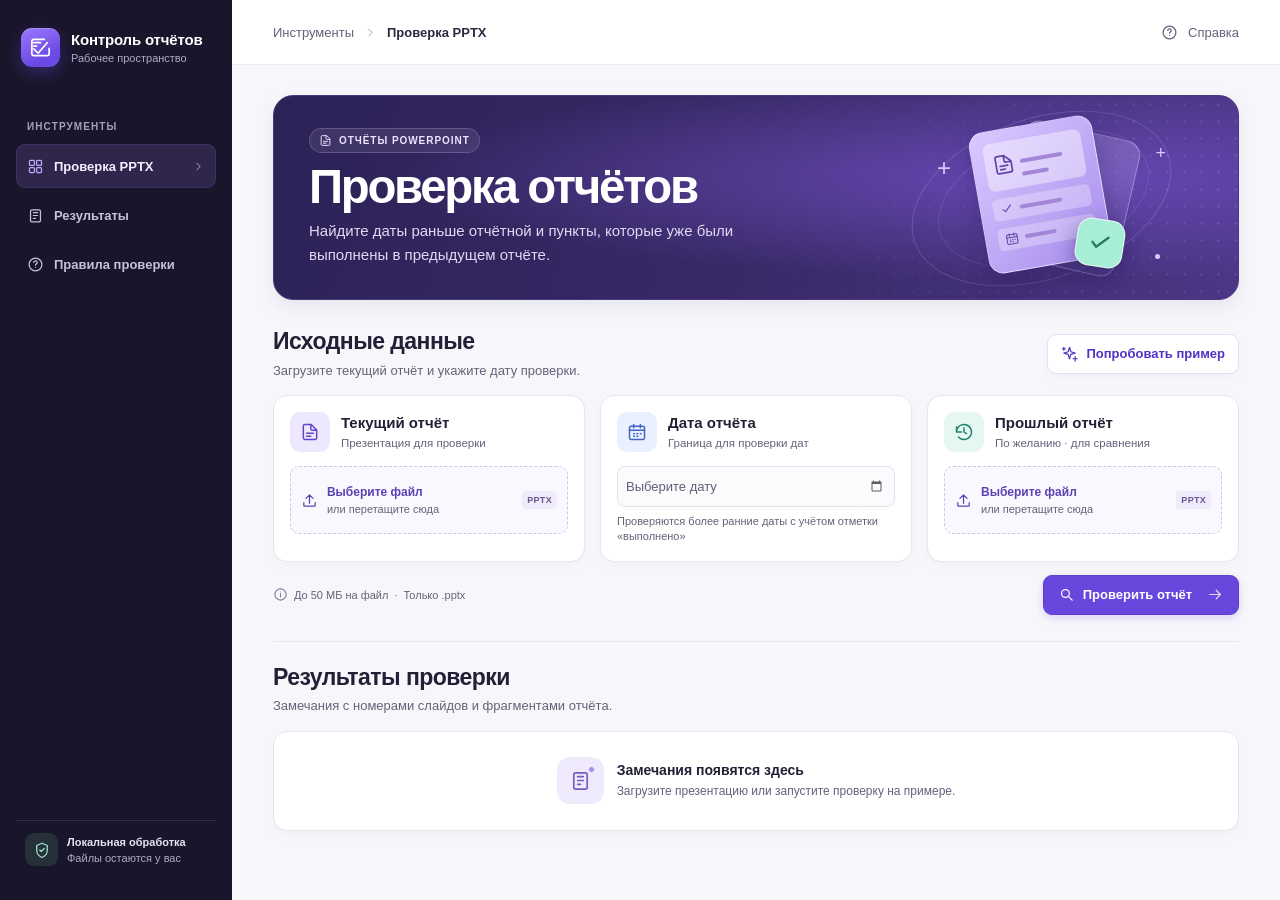
<file: src/index.html>
<!doctype html>
<html lang="ru">
<head>
  <meta charset="utf-8">
  <meta name="viewport" content="width=device-width, initial-scale=1">
  <meta name="theme-color" content="#17142a">
  <meta name="description" content="Проверка контрольных сроков, дат и выполненных пунктов в отчётах PowerPoint.">
  <title>Контроль отчётов — проверка PPTX</title>
  <link rel="icon" href="favicon.svg" type="image/svg+xml">
  <link rel="stylesheet" href="styles.css">
  <script src="pptx.js" defer></script>
  <script src="review.js" defer></script>
  <script src="demo.js" defer></script>
  <script src="app.js" defer></script>
</head>
<body>
  <svg class="sprite" xmlns="http://www.w3.org/2000/svg" aria-hidden="true">
    <symbol id="logo" viewBox="0 0 24 24"><path d="M5 13.5 9.5 18 19 7M5 7h7M5 10.5h3"/><path d="M16 3.5H5a2 2 0 0 0-2 2v13a2 2 0 0 0 2 2h14a2 2 0 0 0 2-2V13"/></symbol>
    <symbol id="dashboard" viewBox="0 0 24 24"><rect x="3.5" y="3.5" width="7" height="7" rx="1.4"/><rect x="13.5" y="3.5" width="7" height="7" rx="1.4"/><rect x="3.5" y="13.5" width="7" height="7" rx="1.4"/><rect x="13.5" y="13.5" width="7" height="7" rx="1.4"/></symbol>
    <symbol id="results-icon" viewBox="0 0 24 24"><rect x="5" y="4" width="14" height="17" rx="2"/><path d="M9 8h6M9 12h6M9 16h3"/></symbol>
    <symbol id="help" viewBox="0 0 24 24"><circle cx="12" cy="12" r="9"/><path d="M9.6 9a2.4 2.4 0 0 1 4.8.4c0 1.7-2.4 1.9-2.4 3.6m0 3h.01"/></symbol>
    <symbol id="shield" viewBox="0 0 24 24"><path d="M12 22s7-3 7-9.5V6l-7-3-7 3v6.5C5 19 12 22 12 22Z"/><path d="m9 12 2 2 4-4"/></symbol>
    <symbol id="chevron" viewBox="0 0 24 24"><path d="m9 6 6 6-6 6"/></symbol>
    <symbol id="chevron-down" viewBox="0 0 24 24"><path d="m6 9 6 6 6-6"/></symbol>
    <symbol id="file" viewBox="0 0 24 24"><path d="M13.5 3H6a2 2 0 0 0-2 2v14a2 2 0 0 0 2 2h12a2 2 0 0 0 2-2V9.5ZM13 3v5a2 2 0 0 0 2 2h5M8 13.5h8M8 17h5"/></symbol>
    <symbol id="history" viewBox="0 0 24 24"><path d="M3 12a9 9 0 1 1 2.3 6M3 6v6h6m3-5v5l3 2"/></symbol>
    <symbol id="calendar" viewBox="0 0 24 24"><rect x="3" y="5" width="18" height="16" rx="2"/><path d="M16 3v4M8 3v4M3 10h18m-13 4h1m3 0h1m3 0h1m-9 3h1m3 0h1"/></symbol>
    <symbol id="upload" viewBox="0 0 24 24"><path d="M12 16V4M7 9l5-5 5 5M4 15v4a1 1 0 0 0 1 1h14a1 1 0 0 0 1-1v-4"/></symbol>
    <symbol id="spark" viewBox="0 0 24 24"><path d="m12 2 1.9 6.1L20 10l-6.1 1.9L12 18l-1.9-6.1L4 10l6.1-1.9L12 2ZM20 15v6m-3-3h6M4 2v4M2 4h4"/></symbol>
    <symbol id="arrow" viewBox="0 0 24 24"><path d="M4 12h15m-6-6 6 6-6 6"/></symbol>
    <symbol id="check" viewBox="0 0 24 24"><path d="m5 12 4 4L19 6"/></symbol>
    <symbol id="close" viewBox="0 0 24 24"><path d="m6 6 12 12M6 18 18 6"/></symbol>
    <symbol id="search" viewBox="0 0 24 24"><circle cx="10.5" cy="10.5" r="5.5"/><path d="m15 15 5 5"/></symbol>
    <symbol id="download" viewBox="0 0 24 24"><path d="M12 3v12m-5-5 5 5 5-5M4 16v4h16v-4"/></symbol>
    <symbol id="warning" viewBox="0 0 24 24"><path d="M10.3 4.5a2 2 0 0 1 3.4 0l7.1 12.2a2 2 0 0 1-1.7 3H4.9a2 2 0 0 1-1.7-3ZM12 9v4m0 3.5h.01"/></symbol>
    <symbol id="repeat" viewBox="0 0 24 24"><path d="M19 10V7a2 2 0 0 0-2-2H5m3-3L5 5l3 3m-3 6v3a2 2 0 0 0 2 2h12m-3-3 3 3-3 3"/></symbol>
    <symbol id="slides" viewBox="0 0 24 24"><rect x="6.5" y="6.5" width="14" height="14" rx="2"/><path d="M16 3.5H5.5a2 2 0 0 0-2 2V16M10 11h7m-7 4h5"/></symbol>
    <symbol id="external" viewBox="0 0 24 24"><path d="M6 18 18 6M8 6h10v10"/></symbol>
    <symbol id="info" viewBox="0 0 24 24"><circle cx="12" cy="12" r="9"/><path d="M12 11v5m0-8h.01"/></symbol>
  </svg>
  <a class="skip" href="#main">К основному содержанию</a>
  <div class="shell">
    <aside class="sidebar" aria-label="Меню">
      <a class="brand" href="#check" aria-label="Контроль отчётов">
        <span class="brand-mark"><svg class="icon"><use href="#logo"/></svg></span>
        <span><strong>Контроль отчётов</strong><small>Рабочее пространство</small></span>
      </a>
      <div class="nav-group">
        <p>ИНСТРУМЕНТЫ</p>
        <nav aria-label="Разделы">
          <a class="nav-link" href="#check" aria-label="Проверка PPTX" aria-current="location"><svg class="icon"><use href="#dashboard"/></svg><span>Проверка PPTX</span><svg class="icon nav-arrow"><use href="#chevron"/></svg></a>
          <a class="nav-link" href="#results" aria-label="Результаты"><svg class="icon"><use href="#results-icon"/></svg><span>Результаты</span><svg class="icon nav-arrow"><use href="#chevron"/></svg></a>
          <button class="nav-link" type="button" data-help aria-label="Правила проверки"><svg class="icon"><use href="#help"/></svg><span>Правила проверки</span></button>
        </nav>
      </div>
      <div class="sidebar-footer">
        <span class="sidebar-shield"><svg class="icon"><use href="#shield"/></svg></span>
        <span><strong>Локальная обработка</strong><small>Файлы остаются у вас</small></span>
      </div>
    </aside>

    <div class="workspace">
      <header class="topbar">
        <div class="breadcrumb"><span>Инструменты</span><svg class="icon"><use href="#chevron"/></svg><strong>Проверка PPTX</strong></div>
        <button class="top-help" type="button" data-help><svg class="icon"><use href="#help"/></svg><span>Справка</span></button>
      </header>
      <main id="main" class="main-content">
        <section id="check" class="hero" aria-labelledby="page-title">
          <div class="hero-copy">
            <span class="hero-label"><svg class="icon"><use href="#file"/></svg> ОТЧЁТЫ POWERPOINT</span>
            <h1 id="page-title">Проверка отчётов</h1>
            <p>Найдите даты раньше отчётной и пункты, которые уже были выполнены в предыдущем отчёте.</p>
          </div>
          <div class="hero-art" aria-hidden="true">
            <div class="orbit orbit-outer"></div><div class="orbit orbit-inner"></div>
            <span class="art-cross art-cross-one">+</span><span class="art-cross art-cross-two">+</span><span class="art-dot"></span>
            <div class="art-back"></div>
            <div class="art-page">
              <span class="art-header"><svg class="icon"><use href="#file"/></svg><i></i><i></i></span>
              <span class="art-line"><svg class="icon"><use href="#check"/></svg><i></i></span>
              <span class="art-line"><svg class="icon"><use href="#calendar"/></svg><i></i></span>
            </div>
            <div class="art-badge"><svg class="icon"><use href="#check"/></svg></div>
          </div>
        </section>

        <section class="input-section" aria-labelledby="inputs-title">
          <div class="section-heading">
            <div><h2 id="inputs-title">Исходные данные</h2><p>Загрузите текущий отчёт и укажите дату проверки.</p></div>
            <button id="demo" class="button button-quiet" type="button"><svg class="icon"><use href="#spark"/></svg> Попробовать пример</button>
          </div>
          <form id="review-form">
            <div class="inputs-grid">
              <div class="input-card" id="current-card">
                <div class="card-heading">
                  <span class="tile tile-purple"><svg class="icon"><use href="#file"/></svg></span>
                  <div><h3 id="current-title">Текущий отчёт</h3><p>Презентация для проверки</p></div>
                </div>
                <input class="file-input" type="file" id="current-file" accept=".pptx,application/vnd.openxmlformats-officedocument.presentationml.presentation" aria-labelledby="current-title">
                <button type="button" class="dropzone" id="current-drop" aria-label="Выбрать текущий отчёт">
                  <svg class="icon drop-icon"><use href="#upload"/></svg>
                  <span><strong>Выберите файл</strong><small>или перетащите сюда</small></span>
                  <span class="format">PPTX</span>
                </button>
                <div class="file-chip" id="current-chip" hidden>
                  <svg class="icon"><use href="#file"/></svg><span><strong id="current-name"></strong><small id="current-meta"></small></span>
                  <button class="icon-button" type="button" id="current-remove" aria-label="Удалить текущий отчёт"><svg class="icon"><use href="#close"/></svg></button>
                </div>
                <p class="input-error" id="current-error" role="alert" hidden></p>
              </div>

              <div class="input-card" id="date-card">
                <div class="card-heading">
                  <span class="tile tile-blue"><svg class="icon"><use href="#calendar"/></svg></span>
                  <div><h3><label for="report-date">Дата отчёта</label></h3><p>Граница для проверки дат</p></div>
                </div>
                <div class="date-wrap">
                  <input type="date" id="report-date" min="1900-01-01" max="9999-12-31" required aria-describedby="date-hint">
                  <span class="date-placeholder" aria-hidden="true">Выберите дату</span>
                </div>
                <p class="date-hint" id="date-hint">Проверяются более ранние даты с учётом отметки «выполнено»</p>
              </div>

              <div class="input-card" id="previous-card">
                <div class="card-heading">
                  <span class="tile tile-teal"><svg class="icon"><use href="#history"/></svg></span>
                  <div><h3 id="previous-title">Прошлый отчёт</h3><p>По желанию · для сравнения</p></div>
                </div>
                <input class="file-input" type="file" id="previous-file" accept=".pptx,application/vnd.openxmlformats-officedocument.presentationml.presentation" aria-labelledby="previous-title">
                <button type="button" class="dropzone" id="previous-drop" aria-label="Выбрать прошлый отчёт">
                  <svg class="icon drop-icon"><use href="#upload"/></svg>
                  <span><strong>Выберите файл</strong><small>или перетащите сюда</small></span>
                  <span class="format">PPTX</span>
                </button>
                <div class="file-chip" id="previous-chip" hidden>
                  <svg class="icon"><use href="#file"/></svg><span><strong id="previous-name"></strong><small id="previous-meta"></small></span>
                  <button class="icon-button" type="button" id="previous-remove" aria-label="Удалить прошлый отчёт"><svg class="icon"><use href="#close"/></svg></button>
                </div>
                <p class="input-error" id="previous-error" role="alert" hidden></p>
                <button id="previous-skip" class="skip-file" type="button" hidden>Пропустить сравнение</button>
              </div>
            </div>
            <div class="form-actions">
              <p><svg class="icon"><use href="#info"/></svg> До 50 МБ на файл <span aria-hidden="true">·</span> Только .pptx</p>
              <div class="action-buttons">
                <button id="reset" type="button" class="button button-plain" hidden>Сбросить</button>
                <button id="run" type="submit" class="button button-primary"><svg class="icon"><use href="#search"/></svg> Проверить отчёт <svg class="icon run-arrow"><use href="#arrow"/></svg></button>
              </div>
            </div>
            <p id="form-status" class="form-status" role="status" hidden></p>
          </form>
        </section>

        <section id="results" class="results-section" aria-labelledby="results-title">
          <div class="section-heading">
            <div><h2 id="results-title" tabindex="-1">Результаты проверки</h2><p id="results-caption">Замечания с номерами слайдов и фрагментами отчёта.</p></div>
            <button id="export" class="button button-quiet" type="button" hidden><svg class="icon"><use href="#download"/></svg> Скачать CSV</button>
          </div>
          <div class="empty-state" id="initial-results">
            <span class="empty-icon"><svg class="icon"><use href="#results-icon"/></svg><i></i></span>
            <div><strong>Замечания появятся здесь</strong><p>Загрузите презентацию или запустите проверку на примере.</p></div>
          </div>
          <div id="report-results" hidden></div>
        </section>
      </main>
    </div>
  </div>

  <dialog id="help-dialog" aria-labelledby="help-title">
    <div class="dialog-heading"><span class="tile tile-purple"><svg class="icon"><use href="#help"/></svg></span><h2 id="help-title">Правила проверки</h2><form method="dialog"><button class="icon-button" aria-label="Закрыть справку"><svg class="icon"><use href="#close"/></svg></button></form></div>
    <div class="dialog-body">
      <h3>Даты</h3>
      <p>Даты в тексте слайдов и таблицах отмечаются как критичные, если они строго раньше даты отчёта. Для корректных календарных дат действует исключение в формате «05.11.2026 — выполнено». Между датой и словом «выполнено» можно поставить дефис или тире. Точка после статуса необязательна.</p>
      <p>Поддерживаются форматы 12.11.2026, 12.11.26, 2026-11-12 и 12 ноября 2026. Записи вида 12/11/26 пропускаются. Для дат без года рядом с «КС», «Срок» или «Дата», в столбце сроков или с названием месяца используется год отчёта. Двузначный год считается годом XXI века.</p>
      <h3>Выполненные пункты</h3>
      <p>Загрузите прошлый отчёт, чтобы найти повторные пункты со статусом «Выполнено», «Завершено», «Исполнено» или «Закрыто». Сравнение идёт по ID либо по точному названию без учёта регистра и знаков препинания. Для таблиц желательно использовать отдельные столбцы «ID», «Задача» и «Статус».</p>
      <h3>Область проверки</h3>
      <p>Инструмент читает редактируемый текст слайдов и таблиц. Последний слайд каждой презентации пропускается. Текст на изображениях, в диаграммах, SmartArt и заметках PowerPoint требует ручной проверки.</p>
    </div>
    <form class="dialog-actions" method="dialog"><button class="button button-primary">Готово</button></form>
  </dialog>
</body>
</html>
</file>
<file: src/styles.css>
:root {
  color-scheme: light;
  font-family: "Inter", "Segoe UI", sans-serif;
  color: #222036;
  background: #f7f7fb;
  --muted: #65627a;
  --purple: #6747dc;
  --purple-dark: #5331c3;
  --line: #e7e5ef;
  --sidebar: #19162b;
  --side-width: 232px;
  --card-shadow: 0 2px 4px #27184905, 0 7px 18px #27184904;
}

*, *::before, *::after { box-sizing: border-box; }
body { margin: 0; min-width: 320px; }
button, input { font: inherit; }
button { cursor: pointer; }
button:disabled { cursor: wait; opacity: .64; }
a { color: inherit; text-decoration: none; }
button, a, input, summary { -webkit-tap-highlight-color: transparent; }
:focus-visible { outline: 3px solid #9375ff; outline-offset: 3px; }
[hidden], .sprite { display: none !important; }
.icon { width: 20px; height: 20px; flex: none; fill: none; stroke: currentColor; stroke-width: 1.75; stroke-linecap: round; stroke-linejoin: round; }
h1, h2, h3, h4, p { margin: 0; }
.skip { position: fixed; z-index: 10; left: 12px; top: 12px; transform: translateY(-150%); padding: 10px 16px; background: white; border-radius: 8px; }
.skip:focus { transform: none; }

.shell { display: grid; grid-template-columns: var(--side-width) minmax(0, 1fr); min-height: 100dvh; }
.sidebar {
  position: sticky;
  top: 0;
  align-self: start;
  min-height: 100dvh;
  display: flex;
  flex-direction: column;
  padding: 28px 16px 22px;
  background: var(--sidebar);
  color: #e5e0f5;
}
.brand { display: flex; align-items: center; gap: 11px; padding: 0 5px; white-space: nowrap; }
.brand-mark { width: 39px; height: 39px; display: grid; place-items: center; border-radius: 11px; color: white; background: linear-gradient(155deg,#9c79ff,#6b49e4 72%); box-shadow: 0 6px 16px #7952ff48, inset 0 1px 0 #ffffff38; }
.brand-mark .icon { width: 23px; height: 23px; }
.brand strong { display: block; font-size: 15px; font-weight: 700; letter-spacing: -.18px; color: #fff; }
.brand small, .sidebar-footer small { display: block; font-size: 11px; margin-top: 4px; color: #afabca; }
.nav-group { margin-top: 54px; }
.nav-group > p { padding-left: 11px; margin-bottom: 12px; font-size: 10px; font-weight: 700; letter-spacing: 1.1px; color: #a5a0bd; }
.nav-group nav { display: grid; gap: 5px; }
.nav-link {
  display: flex;
  align-items: center;
  gap: 10px;
  width: 100%;
  min-height: 44px;
  padding: 0 10px;
  border-radius: 9px;
  border: 1px solid transparent;
  background: transparent;
  color: #c6c0d9;
  text-align: left;
  font-size: 13px;
  font-weight: 550;
}
.nav-link .icon { width: 17px; height: 17px; }
.nav-link:hover { background: #ffffff0a; color: white; }
.nav-link[aria-current] { border-color: #9072ed26; background: #30264c; color: #f4efff; }
.nav-link[aria-current] > .icon:first-child { color: #bdaaff; }
.nav-link .nav-arrow { display: none; width: 13px; height: 13px; margin-left: auto; color: #bdaaff; }
.nav-link[aria-current] .nav-arrow { display: block; }
.sidebar-footer { display: flex; align-items: center; gap: 9px; margin: auto 0 0; padding: 12px 9px; border-top: 1px solid #ffffff1c; }
.sidebar-shield { display: grid; place-items: center; width: 33px; height: 33px; border-radius: 9px; color: #9ee1cd; background: #263039; }
.sidebar-shield .icon { width: 18px; height: 18px; }
.sidebar-footer strong { display: block; font-size: 11px; color: #e7e2f3; }

.workspace { min-width: 0; }
.topbar { display: flex; align-items: center; justify-content: space-between; min-height: 65px; padding: 0 clamp(24px, 3.2vw, 54px); border-bottom: 1px solid #ebe9f1; background: white; }
.breadcrumb, .top-help { display: flex; align-items: center; gap: 10px; color: var(--muted); font-size: 13px; }
.breadcrumb strong { color: #2c2940; font-weight: 650; }
.breadcrumb .icon { width: 13px; height: 13px; color: #9a96ac; }
.top-help { padding: 7px 9px; margin-right: -9px; border: 0; background: transparent; border-radius: 8px; }
.top-help .icon { width: 17px; height: 17px; }
.top-help:hover { background: #f0edfa; color: var(--purple-dark); }
.main-content { max-width: 1380px; padding: 30px clamp(24px, 3.2vw, 54px) 50px; margin: 0 auto; }
.hero {
  position: relative;
  isolation: isolate;
  display: flex;
  min-height: 205px;
  align-items: center;
  overflow: hidden;
  border: 1px solid #4a3982;
  border-radius: 20px;
  padding: 31px 35px;
  background: radial-gradient(ellipse at 82% 40%, #6647b1 0, transparent 60%), linear-gradient(110deg,#2c2256 0%,#382966 50%,#4c3686 100%);
  color: white;
  box-shadow: 0 7px 19px #31215a16;
  scroll-margin-top: 20px;
}
.hero::after { content: ""; position: absolute; inset: 0 0 0 46%; z-index: -1; background: radial-gradient(circle, #e1d6ff 1px, transparent 1.5px) 0 0/17px 17px; mask-image: linear-gradient(100deg, transparent, #0008); opacity: .25; pointer-events: none; }
.hero-copy { max-width: 570px; z-index: 1; }
.hero-label { display: inline-flex; gap: 7px; align-items: center; color: #ece3ff; background: #e9e0ff18; border: 1px solid #e3d5ff35; border-radius: 999px; padding: 5px 9px; font-size: 10px; font-weight: 700; letter-spacing: .95px; }
.hero-label .icon { width: 13px; height: 13px; }
.hero h1 { margin: 10px 0 8px; font-size: clamp(34px, 3.7vw, 55px); line-height: 1.02; font-weight: 750; letter-spacing: -.048em; }
.hero p { max-width: 485px; color: #e1d9f4; font-size: 15px; line-height: 1.6; }
.hero-art { position: absolute; top: 50%; right: 5.5%; width: 279px; height: 194px; transform: translateY(-50%); color: #d8c8ff; pointer-events: none; }
.orbit { position: absolute; border: 1px solid #cbb8ff35; border-radius: 50%; transform: rotate(-19deg); }
.orbit-outer { inset: 17px 9px 16px 1px; }
.orbit-inner { inset: 34px 32px 34px 28px; opacity: .65; }
.art-back { position: absolute; left: 105px; top: 28px; width: 118px; height: 139px; border-radius: 15px; transform: rotate(13deg); border: 1px solid #dacdff64; background: linear-gradient(160deg,#d7c6ff48,#9c7bff16); }
.art-page { position: absolute; left: 72px; top: 22px; width: 125px; height: 143px; display: flex; flex-direction: column; gap: 8px; padding: 12px; border-radius: 15px; transform: rotate(-10deg); border: 1px solid #f0e9ff8c; background: linear-gradient(140deg,#dac9ff,#a78bed); box-shadow: 2px 12px 24px #25164d55; color: #6342a5; }
.art-header { display: flex; flex-wrap: wrap; column-gap: 5px; align-items: center; padding: 9px 7px; min-height: 48px; background: #ffffff67; border-radius: 7px; }
.art-header .icon { width: 23px; height: 23px; }
.art-header i, .art-line i { width: 43px; height: 4px; border-radius: 6px; background: #a386d7; }
.art-header i:last-child { width: 27px; margin: -5px 0 0 28px; }
.art-line { display: flex; gap: 6px; align-items: center; padding: 4px 7px; border-radius: 5px; background: #ffffff46; }
.art-line .icon { width: 14px; height: 14px; }
.art-line:last-child i { width: 32px; }
.art-badge { display: grid; place-items: center; position: absolute; left: 170px; top: 118px; width: 48px; height: 48px; border-radius: 14px; border: 1px solid #ffffffb8; transform: rotate(9deg); color: #277a62; background: #a8eed6; box-shadow: 0 8px 20px #2e235e77; }
.art-badge .icon { width: 26px; height: 26px; stroke-width: 2.15; }
.art-cross { position: absolute; font-size: 24px; font-weight: 300; }
.art-cross-one { left: 31px; top: 53px; }.art-cross-two { right: 19px; top: 42px; font-size: 18px; }
.art-dot { position: absolute; bottom: 36px; right: 25px; width: 5px; height: 5px; border-radius: 50%; background: #dbc8ff; }

.input-section { margin-top: 28px; }
.section-heading { display: flex; align-items: center; justify-content: space-between; gap: 14px; margin-bottom: 15px; }
.section-heading > div { min-width: 0; }
.section-heading h2 { font-size: 23px; line-height: 1.2; font-weight: 740; letter-spacing: -.55px; }
.section-heading p { margin-top: 5px; color: var(--muted); font-size: 13px; line-height: 1.5; overflow-wrap: anywhere; }
.button {
  display: inline-flex;
  gap: 8px;
  align-items: center;
  justify-content: center;
  min-height: 40px;
  border: 1px solid transparent;
  border-radius: 9px;
  padding: 8px 13px;
  white-space: nowrap;
  font-size: 13px;
  line-height: 1.25;
  font-weight: 680;
  transition: background-color .16s ease, box-shadow .16s ease, border-color .16s ease;
}
.button .icon { width: 17px; height: 17px; }
.button-quiet { color: var(--purple-dark); background: #fff; border-color: #e5ddf9; box-shadow: var(--card-shadow); }
.button-quiet:hover { background: #f2ecff; border-color: #cdbaf6; }
.button-primary { color: white; background: var(--purple); border-color: #5e40d0; box-shadow: 0 3px 9px #6747dc36; padding-inline: 14px; }
.button-primary:hover { background: var(--purple-dark); }
.button-primary .run-arrow { margin-left: 7px; opacity: .8; }
.button-plain { color: var(--muted); background: transparent; }
.button-plain:hover { background: #eeebf6; color: #332c50; }
.inputs-grid { display: grid; grid-template-columns: repeat(3, minmax(0,1fr)); gap: 15px; }
.input-card { min-width: 0; padding: 16px; border: 1px solid var(--line); border-radius: 14px; background: white; box-shadow: var(--card-shadow); }
.card-heading { display: flex; gap: 11px; align-items: center; margin-bottom: 14px; }
.card-heading h3 { font-size: 15px; font-weight: 730; line-height: 1.2; }
.card-heading p { margin-top: 4px; color: var(--muted); font-size: 11.5px; line-height: 1.3; }
.tile { display: grid; place-items: center; flex: none; width: 40px; height: 40px; border-radius: 10px; }
.tile-purple { color: #6243cd; background: #eee8ff; }
.tile-blue { color: #4263c1; background: #eaf0ff; }
.tile-teal { color: #1f826c; background: #e5f7f0; }
.tile-orange { color: #a05209; background: #fff1dc; }
.tile-red { color: #b34251; background: #fcebed; }
.file-input { display: none; }
.dropzone, .file-chip {
  display: flex;
  gap: 9px;
  align-items: center;
  width: 100%;
  min-height: 68px;
  padding: 9px 10px;
  border-radius: 9px;
  text-align: left;
}
.dropzone { color: #5b42b2; border: 1px dashed #cfc4ea; background: #faf8ff; }
.dropzone:hover, .dragging .dropzone, .dragging .file-chip { border-color: var(--purple); background: #eee7ff; }
.dropzone strong, .file-chip strong { display: block; font-size: 12px; line-height: 1.25; font-weight: 700; }
.dropzone small, .file-chip small { display: block; color: var(--muted); margin-top: 3px; font-size: 11px; }
.dropzone .drop-icon { width: 17px; height: 17px; }
.format { margin-left: auto; color: #6b588e; background: #f0ebfa; padding: 4px 5px; border-radius: 4px; font-size: 9px; font-weight: 750; letter-spacing: .3px; }
.file-chip { color: #5b42b2; border: 1px solid #dfd5f6; background: #faf8ff; }
.file-chip > span { min-width: 0; flex: 1; }
.file-chip strong { white-space: nowrap; overflow: hidden; text-overflow: ellipsis; }
.icon-button { flex: none; display: grid; place-items: center; width: 30px; height: 30px; padding: 0; border: 0; border-radius: 7px; color: var(--muted); background: transparent; }
.icon-button:hover { color: #3f285f; background: #ebe3fb; }
.icon-button .icon { width: 17px; height: 17px; }
.input-error { margin-top: 8px; color: #a12b42; font-size: 12px; line-height: 1.4; }
.skip-file { margin-top: 5px; padding: 3px 0; border: 0; color: var(--purple-dark); background: transparent; text-decoration: underline; font-size: 12px; }
.has-error { border-color: #ecb9c1; }
.date-wrap { position: relative; }
.date-wrap input {
  width: 100%;
  min-height: 41px;
  padding: 6px 9px;
  border: 1px solid #e5e1ed;
  border-radius: 8px;
  color: #2c2841;
  background: #fbfafc;
  font-size: 13px;
  font-weight: 650;
}
.date-wrap input::-webkit-calendar-picker-indicator { opacity: .63; cursor: pointer; }
.date-placeholder { position: absolute; inset: 1px 34px 1px 1px; display: flex; align-items: center; padding: 0 8px; pointer-events: none; border-radius: 8px; color: #625e77; background: #fbfafc; font-size: 13px; }
.has-value .date-placeholder, .date-wrap:focus-within .date-placeholder { display: none; }
.date-hint { margin-top: 7px; color: var(--muted); font-size: 11px; line-height: 1.4; }
.form-actions { display: flex; align-items: center; justify-content: space-between; gap: 12px; margin-top: 13px; }
.form-actions > p { display: flex; flex-wrap: wrap; gap: 6px; align-items: center; color: var(--muted); font-size: 11px; }
.form-actions > p .icon { width: 15px; height: 15px; color: #817b99; }
.action-buttons { display: flex; align-items: center; gap: 5px; }
.form-status { margin-top: 10px; color: var(--muted); text-align: right; font-size: 12px; }
.form-status.error { color: #a12b42; }
.is-busy .run-arrow { animation: nudge .8s alternate infinite; }
@keyframes nudge { to { transform: translateX(4px); } }

.results-section { margin-top: 26px; padding-top: 22px; border-top: 1px solid var(--line); scroll-margin-top: 18px; }
.empty-state { display: flex; min-height: 100px; align-items: center; justify-content: center; gap: 13px; padding: 16px; border: 1px solid var(--line); border-radius: 14px; background: white; box-shadow: var(--card-shadow); }
.empty-icon { position: relative; display: grid; place-items: center; flex: none; width: 47px; height: 47px; border-radius: 13px; color: #775ac8; background: #f0ebfc; }
.empty-icon .icon { width: 23px; height: 23px; }
.empty-icon i { position: absolute; top: 9px; right: 9px; width: 7px; height: 7px; border: 1px solid #f0ebfc; border-radius: 50%; background: #a78cea; }
.empty-state strong { font-size: 14px; font-weight: 710; }
.empty-state p { margin-top: 4px; color: var(--muted); font-size: 12px; line-height: 1.45; }
.empty-success { margin-top: 13px; }
.empty-success .empty-icon { background: #e5f7f0; color: #23795e; }
.stats-grid { display: grid; grid-template-columns: repeat(4, minmax(0, 1fr)); gap: 11px; }
.stat { display: flex; gap: 10px; align-items: center; min-width: 0; padding: 12px; border: 1px solid var(--line); border-radius: 12px; background: white; box-shadow: var(--card-shadow); }
.stat .tile { width: 37px; height: 37px; }
.stat .icon { width: 18px; height: 18px; }
.stat-content { min-width: 0; }
.stat-content strong { display: block; font-size: 22px; line-height: 1.05; font-variant-numeric: tabular-nums; letter-spacing: -.5px; }
.stat-content span { display: block; margin-top: 4px; color: var(--muted); font-size: 11px; line-height: 1.25; }
.notice { display: flex; gap: 8px; align-items: flex-start; margin-top: 10px; padding: 9px 11px; border: 1px solid #e8e3f4; border-radius: 8px; color: #5e5576; background: #f4f0fb; font-size: 12px; line-height: 1.5; }
.notice .icon { width: 17px; height: 17px; color: #7559ae; }
.results-toolbar { display: flex; flex-wrap: wrap; justify-content: space-between; gap: 10px; margin-top: 17px; }
.filters { display: flex; flex-wrap: wrap; gap: 6px; }
.filter { display: inline-flex; gap: 6px; align-items: center; min-height: 34px; padding: 6px 8px; border: 1px solid var(--line); border-radius: 7px; background: white; color: #544d67; font-size: 11px; font-weight: 650; }
.filter span { padding: 2px 5px; border-radius: 4px; background: #edeaf4; color: #635976; font-size: 10px; font-variant-numeric: tabular-nums; }
.filter:hover, .filter[aria-pressed="true"] { border-color: #d1c0f7; background: #efe8ff; color: var(--purple-dark); }
.filter[aria-pressed="true"] span { background: #e2d6fc; color: var(--purple-dark); }
.search-box { display: flex; align-items: center; gap: 7px; min-height: 34px; padding: 0 8px; border: 1px solid var(--line); border-radius: 7px; color: #665c7e; background: white; }
.search-box:focus-within { outline: 2px solid #9375ff; }
.search-box .icon { width: 15px; height: 15px; }
.search-box input { width: 160px; min-width: 0; border: 0; padding: 5px 0; outline: 0; background: transparent; color: #2e2740; font-size: 12px; }
.findings-count { margin: 11px 0 7px; color: var(--muted); font-size: 11px; }
.slide-group { margin-bottom: 11px; overflow: hidden; border: 1px solid var(--line); border-radius: 11px; background: white; box-shadow: var(--card-shadow); }
.slide-heading { display: flex; gap: 9px; align-items: center; padding: 10px 13px; border-bottom: 1px solid #eeeaf3; background: #fcfbfe; font-size: 13px; line-height: 1.35; }
.slide-number { flex: none; padding: 3px 6px; border-radius: 5px; color: #5e42b0; background: #f0eafd; font-size: 10px; font-weight: 750; }
.slide-title { min-width: 0; overflow-wrap: anywhere; }
.finding { display: flex; align-items: flex-start; gap: 11px; padding: 12px 13px; }
.finding + .finding { border-top: 1px solid #f0edf5; }
.finding .tile { width: 32px; height: 32px; border-radius: 8px; }
.finding .tile .icon { width: 17px; height: 17px; }
.finding-content { flex: 1; min-width: 0; }
.finding-heading { display: flex; flex-wrap: wrap; gap: 4px 8px; align-items: baseline; margin: 1px 0 6px; }
.finding-heading h4 { font-size: 13px; font-weight: 720; }
.finding-subject { color: #6943bd; font-size: 12px; overflow-wrap: anywhere; }
.source { color: var(--muted); font-size: 11px; }
.excerpt { padding: 7px 9px; border: 1px solid #efecf5; border-radius: 6px; color: #484155; background: #faf9fc; font-size: 12px; line-height: 1.6; white-space: pre-wrap; overflow-wrap: anywhere; }
mark { padding: 1px 2px; border-radius: 3px; font-weight: 720; }
.mark-orange { background: #ffe7b6; color: #7b4207; }
.mark-purple { background: #ebdfff; color: #542ba1; }
.mark-red { background: #fbdde4; color: #9e2540; }
.finding-note { margin: 6px 0 0; color: var(--muted); font-size: 11px; }
.evidence { margin-top: 6px; color: #6047a0; font-size: 11px; }
.evidence summary { cursor: pointer; width: fit-content; line-height: 1.6; }
.evidence .icon { width: 12px; height: 12px; margin: 0 4px; vertical-align: -2px; }
.evidence-text { margin-top: 5px; padding: 6px 8px; border-left: 2px solid #daccf7; color: #514764; background: #f9f6fd; overflow-wrap: anywhere; }

dialog { width: min(540px, calc(100% - 30px)); max-height: 90dvh; padding: 0; border: 1px solid var(--line); border-radius: 17px; color: #272139; box-shadow: 0 18px 80px #22183150; }
dialog::backdrop { background: #17132675; }
.dialog-heading { display: flex; gap: 11px; align-items: center; padding: 16px 20px; border-bottom: 1px solid var(--line); }
.dialog-heading h2 { flex: 1; font-size: 19px; }
.dialog-body { display: grid; gap: 6px; padding: 15px 20px; }
.dialog-body h3 { font-size: 14px; }
.dialog-body p { margin-bottom: 7px; color: #575168; font-size: 13px; line-height: 1.55; }
.dialog-actions { display: flex; justify-content: flex-end; padding: 0 20px 16px; }

@media (max-width: 1180px) {
  :root { --side-width: 201px; }
  .sidebar { padding-inline: 12px; }
  .hero-art { right: 2%; }
  .hero-copy { max-width: 72%; }
  .input-card { padding: 13px; }
  .format { display: none; }
}
@media (max-width: 930px) {
  :root { --side-width: 62px; }
  .sidebar { padding-inline: 8px; }
  .brand { justify-content: center; padding: 0; }
  .brand > span + span, .nav-group > p, .nav-link span, .nav-link[aria-current] .nav-arrow, .sidebar-footer > span + span { display: none; }
  .nav-link { justify-content: center; padding: 0; }
  .sidebar-footer { justify-content: center; padding-inline: 0; }
  .hero-art { transform: translateY(-50%) scale(.88); transform-origin: right center; }
}
@media (max-width: 700px) {
  .shell { display: block; }
  .sidebar { display: none; }
  .topbar { min-height: 53px; padding-inline: 16px; }
  .main-content { padding: 18px 16px 30px; }
  .hero { min-height: 171px; padding: 22px 19px; border-radius: 15px; }
  .hero-art { right: -14px; opacity: .7; transform: translateY(-50%) scale(.65); }
  .hero h1 { font-size: 36px; }
  .hero p { font-size: 13px; }
  .inputs-grid { grid-template-columns: repeat(2,minmax(0,1fr)); gap: 10px; }
  #previous-card { grid-column: 1/-1; }
  .stats-grid { grid-template-columns: repeat(2,minmax(0,1fr)); gap: 7px; }
}
@media (max-width: 460px) {
  .hero-art { display: none; }
  .hero-copy { max-width: 100%; }
  .inputs-grid { grid-template-columns: minmax(0,1fr); }
  .section-heading { align-items: flex-start; flex-wrap: wrap; }
  .section-heading h2 { font-size: 21px; }
  .form-actions { align-items: flex-end; flex-wrap: wrap; }
  .action-buttons { margin-left: auto; }
  .format { display: inline; }
}
@media (prefers-reduced-motion: reduce) {
  *, *::before, *::after { transition: none !important; animation: none !important; }
}
</file>
